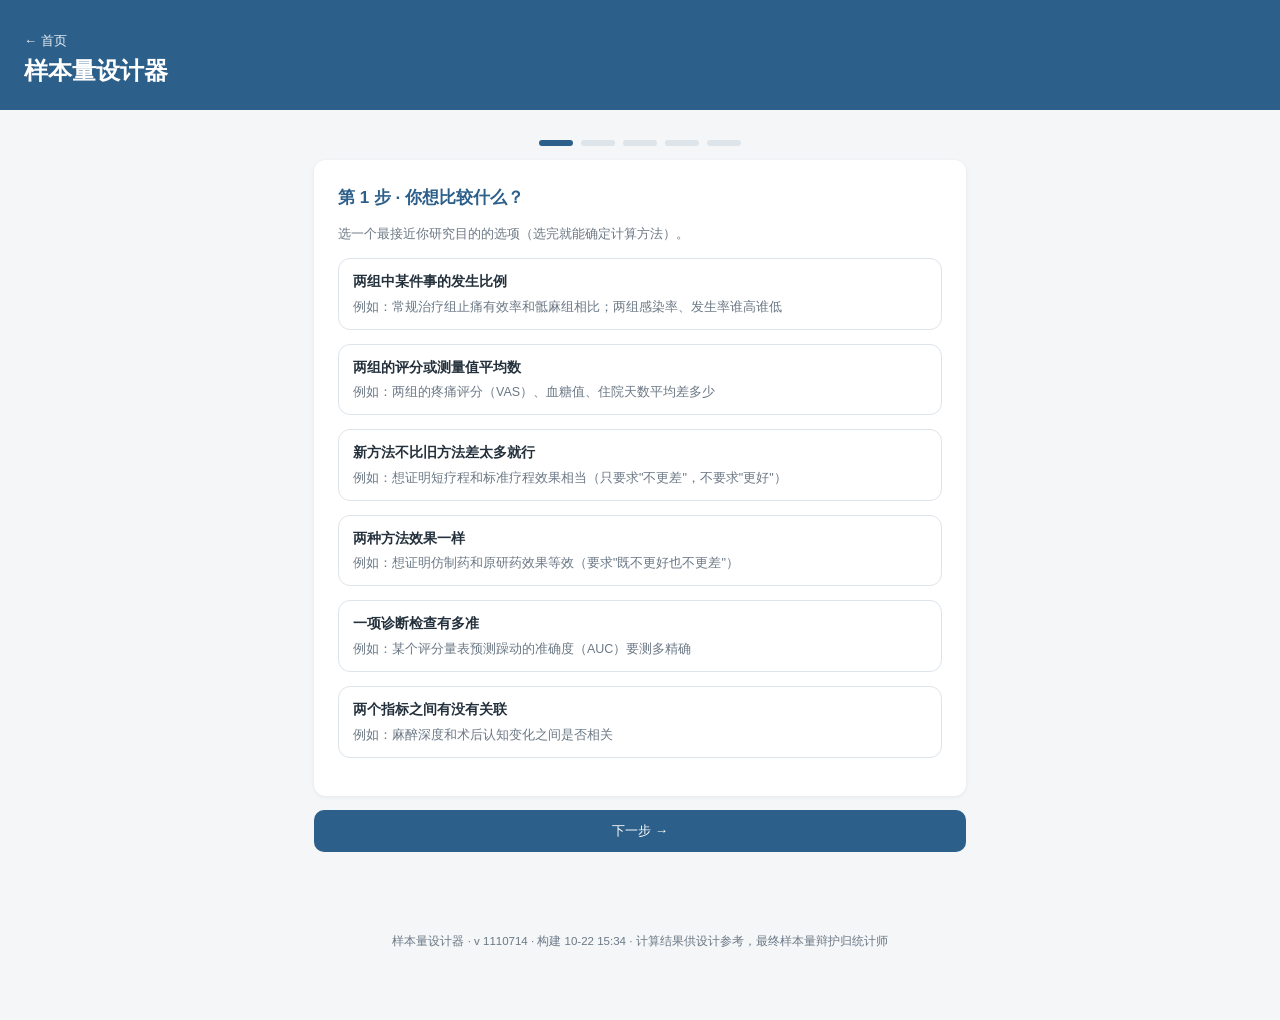
<file: calc.html>
<!DOCTYPE html>
<html lang="zh-CN">
<head>
<meta charset="utf-8">
<meta name="viewport" content="width=device-width, initial-scale=1, viewport-fit=cover">
<meta name="theme-color" content="#2c5f8a">
<title>样本量设计器 · 医学研究伦理申请助手</title>
<link rel="stylesheet" href="assets/style.css?v=5">
</head>
<body>
<header class="topbar">
  <a class="back-home" href="index.html">← 首页</a>
  <h1>样本量设计器</h1>
</header>

<main class="wiz-wrap">
  <div class="wiz-dots">
    <span class="wiz-dot on"></span><span class="wiz-dot"></span><span class="wiz-dot"></span><span class="wiz-dot"></span><span class="wiz-dot"></span>
  </div>

  <!-- 第1步 -->
  <section class="wiz-step card">
    <h2>第 1 步 · 你想比较什么？</h2>
    <p class="wiz-hint">选一个最接近你研究目的的选项（选完就能确定计算方法）。</p>
    <label class="opt"><input type="radio" name="w-type" value="two_proportions" onchange="P.type=this.value; syncValBlocks(); markSelected(this); setTimeout(next, 180)">
      <b>两组中某件事的发生比例</b>
      <small>例如：常规治疗组止痛有效率和骶麻组相比；两组感染率、发生率谁高谁低</small></label>
    <label class="opt"><input type="radio" name="w-type" value="two_means" onchange="P.type=this.value; syncValBlocks(); markSelected(this); setTimeout(next, 180)">
      <b>两组的评分或测量值平均数</b>
      <small>例如：两组的疼痛评分（VAS）、血糖值、住院天数平均差多少</small></label>
    <label class="opt"><input type="radio" name="w-type" value="noninferiority" onchange="P.type=this.value; syncValBlocks(); markSelected(this); setTimeout(next, 180)">
      <b>新方法不比旧方法差太多就行</b>
      <small>例如：想证明短疗程和标准疗程效果相当（只要求"不更差"，不要求"更好"）</small></label>
    <label class="opt"><input type="radio" name="w-type" value="tost" onchange="P.type=this.value; syncValBlocks(); markSelected(this); setTimeout(next, 180)">
      <b>两种方法效果一样</b>
      <small>例如：想证明仿制药和原研药效果等效（要求"既不更好也不更差"）</small></label>
    <label class="opt"><input type="radio" name="w-type" value="auc_ci" onchange="P.type=this.value; syncValBlocks(); markSelected(this); setTimeout(next, 180)">
      <b>一项诊断检查有多准</b>
      <small>例如：某个评分量表预测躁动的准确度（AUC）要测多精确</small></label>
    <label class="opt"><input type="radio" name="w-type" value="correlation" onchange="P.type=this.value; syncValBlocks(); markSelected(this); setTimeout(next, 180)">
      <b>两个指标之间有没有关联</b>
      <small>例如：麻醉深度和术后认知变化之间是否相关</small></label>
  </section>

  <!-- 第2步 -->
  <section class="wiz-step card" hidden>
    <h2>第 2 步 · 预期数值是多少？</h2>
    <p class="wiz-hint" id="type-echo" style="color:var(--accent); font-weight:600"></p>
    <div id="vals-two_proportions" class="vals">
      <label>目前常规做法下，这件事的发生率（%）
        <input type="number" id="c-p1" placeholder="如 10" min="0" max="100" step="0.1"></label>
      <label>你希望新方法把它降到（%）
        <input type="number" id="c-p2" placeholder="如 3" min="0" max="100" step="0.1"></label>
    </div>
    <div id="vals-two_means" class="vals" hidden>
      <label>这项研究的主要指标是什么？
        <input type="text" id="m-tm" placeholder="如：收缩压 / 心率 / VAS疼痛评分" list="metric-list-m-tm" oninput="onMetricInput('m-tm','c-delta-u','c-sd-u')">
        <datalist id="metric-list-m-tm">
          <option value="收缩压（mmHg）"><option value="舒张压（mmHg）"><option value="心率（次/分）">
          <option value="VAS疼痛评分（分）"><option value="白细胞计数（×10⁹/L）"><option value="血糖（mmol/L）">
          <option value="住院天数（天）"><option value="体重（kg）">
        </datalist></label>
      <label>两组预期相差多少（差值）
        <span class="inp-unit"><input type="number" id="c-delta" placeholder="如 2.5" min="0" step="0.1"><input type="text" class="unit-in" id="c-delta-u" placeholder="分/mmHg/%" title="填写单位"></span></label>
      <label>个体之间测量值的波动大小（标准差）
        <span class="inp-unit"><input type="number" id="c-sd" placeholder="如 2" min="0" step="0.1"><input type="text" class="unit-in" id="c-sd-u" placeholder="分/mmHg/%" title="填写单位"></span></label>
      <p class="wiz-hint">不知道波动大小？同类研究常取 1～3，也可以先填一个试试。</p>
    </div>
    <div id="vals-noninferiority" class="vals" hidden>
      <label>这项研究的主要指标是什么？
        <input type="text" id="m-ni" placeholder="如：收缩压 / 心率 / VAS疼痛评分" list="metric-list-m-ni" oninput="onMetricInput('m-ni','c-delta2-u','c-sd2-u')">
        <datalist id="metric-list-m-ni">
          <option value="收缩压（mmHg）"><option value="舒张压（mmHg）"><option value="心率（次/分）">
          <option value="VAS疼痛评分（分）"><option value="白细胞计数（×10⁹/L）"><option value="血糖（mmol/L）">
          <option value="住院天数（天）"><option value="体重（kg）">
        </datalist></label>
      <label>能接受的最大差距（比旧方法差多少仍算合格）
        <span class="inp-unit"><input type="number" id="c-delta2" placeholder="如 0.5" min="0" step="0.1"><input type="text" class="unit-in" id="c-delta2-u" placeholder="分/mmHg/%" title="填写单位"></span></label>
      <label>测量值的波动大小（标准差）
        <span class="inp-unit"><input type="number" id="c-sd2" placeholder="如 2" min="0" step="0.1"><input type="text" class="unit-in" id="c-sd2-u" placeholder="分/mmHg/%" title="填写单位"></span></label>
    </div>
    <div id="vals-tost" class="vals" hidden>
      <label>这项研究的主要指标是什么？
        <input type="text" id="m-tost" placeholder="如：收缩压 / 心率 / VAS疼痛评分" list="metric-list-m-tost" oninput="onMetricInput('m-tost','c-delta3-u','c-sd3-u')">
        <datalist id="metric-list-m-tost">
          <option value="收缩压（mmHg）"><option value="舒张压（mmHg）"><option value="心率（次/分）">
          <option value="VAS疼痛评分（分）"><option value="白细胞计数（×10⁹/L）"><option value="血糖（mmol/L）">
          <option value="住院天数（天）"><option value="体重（kg）">
        </datalist></label>
      <label>等效允许的差距范围（±多少以内算一样）
        <span class="inp-unit"><input type="number" id="c-delta3" placeholder="如 0.5" min="0" step="0.1"><input type="text" class="unit-in" id="c-delta3-u" placeholder="分/mmHg/%" title="填写单位"></span></label>
      <label>测量值的波动大小（标准差）
        <span class="inp-unit"><input type="number" id="c-sd3" placeholder="如 2" min="0" step="0.1"><input type="text" class="unit-in" id="c-sd3-u" placeholder="分/mmHg/%" title="填写单位"></span></label>
    </div>
    <div id="vals-auc_ci" class="vals" hidden>
      <label>预期这项检查的准确度（填 0.5～1 之间的小数，如 0.85）
        <input type="number" id="c-auc" placeholder="如 0.85" min="0.5" max="1" step="0.01"></label>
      <label>希望估计的精确范围（0～1 之间的小数，越小越精确，如 0.1）
        <input type="number" id="c-ciw" placeholder="如 0.1" min="0" max="1" step="0.01"></label>
      <p class="wiz-hint">⚠ 这两项填小数，不填百分数。样本量按经典近似式估算（未含病例对照比校正），供设计参考。</p>
    </div>
    <div id="vals-correlation" class="vals" hidden>
      <label>预期的关联程度（填 -1～1 之间的小数，如 0.4 表示中等关联）
        <input type="number" id="c-r" placeholder="如 0.4" min="-1" max="1" step="0.05"></label>
      <p class="wiz-hint">参考：0.2 以下很弱 · 0.4 左右中等 · 0.6 以上较强。⚠ 不是填百分数——若您想比较两组数值的高低，请返回第 1 步选『两组的评分或测量值平均数』。</p>
    </div>
  </section>

  <!-- 第3步 -->
  <section class="wiz-step card" hidden>
    <h2>第 3 步 · 统计严格度</h2>
    <label>出错风险 α（错误宣布"有效"的风险，越小越严格）
      <select id="c-alpha">
        <option value="0.05" selected>0.05 —— 常规标准（推荐）</option>
        <option value="0.01">0.01 —— 更严格</option>
      </select></label>
      <p class="wiz-hint" id="alpha-note" hidden>⚠ 非劣效/等效设计时 α 按单侧口径使用（这是这类设计的统计惯例）。</p>
    <label>把握度（能真正发现差异的概率）
      <select id="c-power">
        <option value="0.80">80% —— 常规标准（推荐）</option>
        <option value="0.90">90% —— 更有把握（例数增加）</option>
      </select></label>
    <label>检验方向
      <select id="c-tails">
        <option value="2" selected>双侧 —— 两组可能谁高谁低（常规）</option>
        <option value="1">单侧 —— 只关心一个方向（需要充分依据）</option>
      </select></label>
  </section>

  <!-- 第4步 -->
  <section class="wiz-step card" hidden>
    <h2>第 4 步 · 现实修正</h2>
    <label>预计有人中途退出（脱落率），例数会自动放大
      <select id="c-dropout">
        <option value="0.10">10%</option>
        <option value="0.20" selected>20% —— 常规推荐</option>
        <option value="0.30">30%</option>
      </select></label>
    <label>两组人数比例
      <select id="c-ratio">
        <option value="1" selected>1 : 1（两组人数相同）</option>
        <option value="2">2 : 1（对照组人数翻倍；总例数按方差效率上浮，偏保守）</option>
      </select></label>
  </section>

  <!-- 第5步 -->
  <section class="wiz-step card" hidden>
    <h2>第 5 步 · 计算结果</h2>
    <div class="result-big" id="result-big">—</div>
    <p id="result-total" class="result-total">—</p>
    <p id="result-formula" class="wiz-hint">—</p>

    <h3>不同严格度下需要多少例</h3>
    <table class="sens" id="sens-table"></table>

    <h3>如果中途退出的人更多</h3>
    <table class="sens" id="dropout-table"></table>

    <h3>参数变化对例数的影响</h3>
    <canvas id="canvas-delta" style="width:100%;height:180px"></canvas>
    <canvas id="canvas-sd" style="width:100%;height:180px"></canvas>

    <button class="btn-primary" style="width:100%;margin-top:10px" onclick="copySummary()">📋 复制参数摘要（论文方法学段可用）</button>
  </section>

  <div class="wiz-nav">
    <button id="btn-prev" class="btn-ghost" hidden onclick="prev()">← 上一步</button>
    <button id="btn-next" class="btn-primary" onclick="next()">下一步 →</button>
  </div>
</main>

<footer>样本量设计器 · <span id="app-version">…</span> · 计算结果供设计参考，最终样本量辩护归统计师</footer>
<script src="assets/calc-engine.js?v=13"></script>
<script src="assets/version.js"></script>
</body>
</html>
</file>
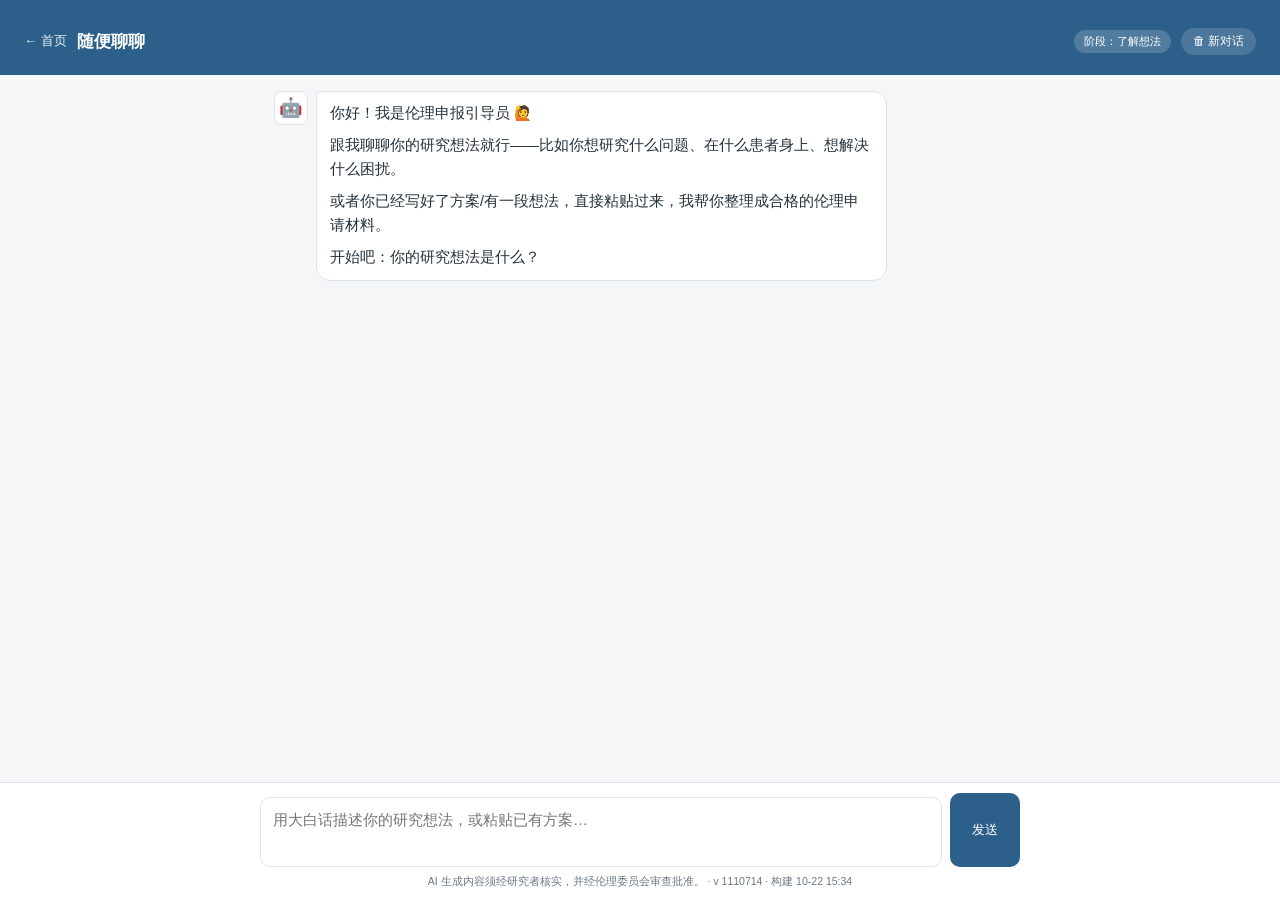
<file: chat.html>
<!DOCTYPE html>
<html lang="zh-CN">
<head>
<meta charset="utf-8">
<meta name="viewport" content="width=device-width, initial-scale=1, viewport-fit=cover">
<meta name="theme-color" content="#2c5f8a">
<title>随便聊聊 · 医学研究伦理申请助手</title>
<link rel="stylesheet" href="assets/style.css?v=5">
</head>
<body class="chat-body">
<header class="topbar chat-topbar">
  <a class="back-home" href="index.html">← 首页</a>
  <h1>随便聊聊</h1>
  <span class="stage-chip" id="stage-chip">阶段：了解想法</span>
  <button id="btn-newchat" class="newchat-btn" title="开启新的对话">🗑 新对话</button>
</header>

<main class="chat-main">
  <div class="chat-history" id="chat-history"></div>
</main>

  <div class="chat-input-wrap">
  <div class="gen-bar" id="gen-bar" hidden>
    <button id="btn-gen" class="btn-primary gen-btn">📄 生成文书（方案+知情同意书）</button>
    <p class="gen-hint">根据以上对话内容生成，下载为 Markdown 文件</p>
  </div>
  <div class="chat-input-row">
    <textarea id="chat-input" rows="2" placeholder="用大白话描述你的研究想法，或粘贴已有方案…"></textarea>
    <button id="btn-chat-send" class="btn-primary">发送</button>
  </div>
  <p class="chat-note">AI 生成内容须经研究者核实，并经伦理委员会审查批准。 · <span id="app-version">…</span></p>
</div>

<script src="assets/mesh_zh2en.js"></script>
<script src="assets/marked.min.js"></script>
<script src="assets/risk_kb.js"></script>
<script src="assets/chat.js?v=41"></script>
<script src="assets/version.js"></script></body>
</html>
</file>
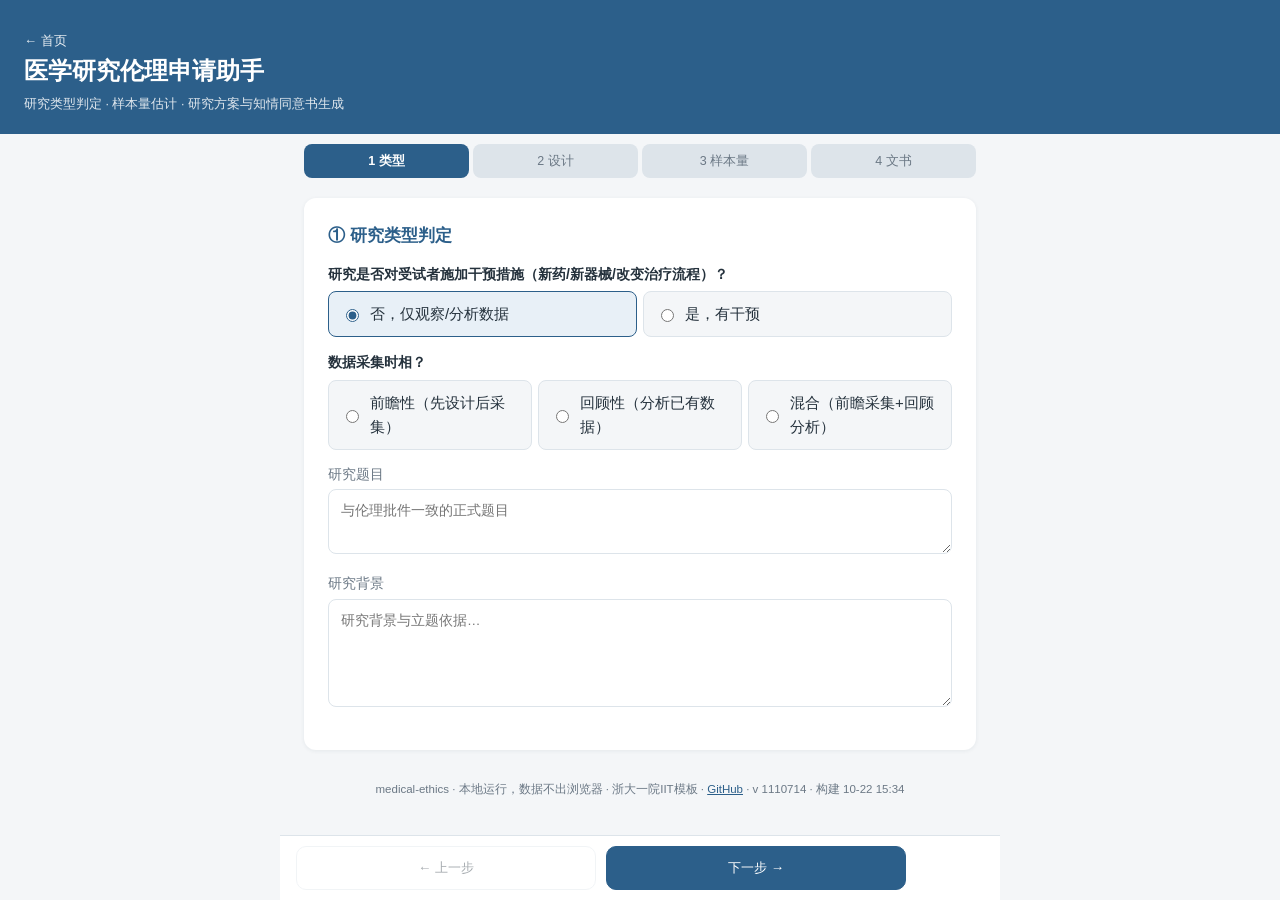
<file: expert.html>
<!DOCTYPE html>
<html lang="zh-CN">
<head>
<meta charset="utf-8">
<meta name="viewport" content="width=device-width, initial-scale=1, viewport-fit=cover">
<meta name="theme-color" content="#2c5f8a">
<title>专家模式 · 医学研究伦理申请助手</title>
<link rel="stylesheet" href="assets/style.css?v=5">
</head>
<body>
<header class="topbar"><a class="back-home" href="index.html">← 首页</a>
  <h1>医学研究伦理申请助手</h1>
  <p class="tagline">研究类型判定 · 样本量估计 · 研究方案与知情同意书生成</p>
</header>

<nav class="steps" aria-label="进度">
  <span class="step on" data-s="1">1 类型</span>
  <span class="step" data-s="2">2 设计</span>
  <span class="step" data-s="3">3 样本量</span>
  <span class="step" data-s="4">4 文书</span>
</nav>

<main>

<!-- ===== Step 1: 研究类型 ===== -->
<section id="s1" class="card on">
  <h2>① 研究类型判定</h2>

  <div class="q">
    <label>研究是否对受试者施加干预措施（新药/新器械/改变治疗流程）？</label>
    <div class="opts" role="radiogroup">
      <label><input type="radio" name="interventional" value="no" checked> 否，仅观察/分析数据</label>
      <label><input type="radio" name="interventional" value="yes"> 是，有干预</label>
    </div>
  </div>

  <div class="q" id="q-int-detail" style="display:none">
    <label>干预性研究的注册义务（ICMJE）：干预性临床试验<b>必须在公共注册库注册</b>后才能发表。
    中国境内 → 中国临床试验注册中心（ChiCTR）；国际多中心/投国际刊 → ClinicalTrials.gov（NCT）。</label>
    <label>研究分期（如适用）：
      <select id="phase">
        <option value="">不适用（IV期后/器械/观察）</option>
        <option>I期</option><option>II期</option><option>III期</option><option>IV期</option>
      </select>
    </label>
    <label>随机方法：
      <select id="randomization">
        <option value="">未定</option>
        <option>简单随机</option><option>区组随机</option>
        <option>分层随机</option><option>中央随机</option>
      </select>
    </label>
    <label>盲法：
      <select id="blinding">
        <option>开放标签</option><option>单盲</option><option>双盲</option>
      </select>
    </label>
  </div>

  <div class="q">
    <label>数据采集时相？</label>
    <div class="opts">
      <label><input type="radio" name="timing" value="prospective"> 前瞻性（先设计后采集）</label>
      <label><input type="radio" name="timing" value="retrospective"> 回顾性（分析已有数据）</label>
      <label><input type="radio" name="timing" value="hybrid"> 混合（前瞻采集+回顾分析）</label>
    </div>
  </div>

  <div class="verdict" id="type-verdict"></div>

  <label class="full">研究题目<textarea id="title" rows="2" placeholder="与伦理批件一致的正式题目"></textarea></label>
  <label class="full">研究背景<textarea id="background" rows="4" placeholder="研究背景与立题依据…"></textarea></label>
</section>

<!-- ===== Step 2: 研究对象 ===== -->
<section id="s2" class="card">
  <h2>② 研究对象（纳排标准）</h2>
  <label class="full">纳入标准（每行一条）<textarea id="inclusion" rows="5" placeholder="18-69岁成年患者&#10;气管插管全身麻醉下行外科手术&#10;…"></textarea></label>
  <label class="full">排除标准（每行一条）<textarea id="exclusion" rows="5" placeholder="中枢神经系统病史&#10;困难气道&#10;…"></textarea></label>
  <div class="grid2">
    <label>年龄下限<input type="number" id="age-min" placeholder="18"></label>
    <label>年龄上限<input type="number" id="age-max" placeholder="69"></label>
  </div>
</section>

<!-- ===== Step 3: 样本量 ===== -->
<section id="s3" class="card">
  <h2>③ 样本量估计</h2>
  <label>设计类型
    <select id="calc-type">
      <option value="two_proportions">两样本率比较</option>
      <option value="two_means">两样本均值比较</option>
      <option value="noninferiority">非劣效试验</option>
      <option value="tost">TOST等价检验</option>
      <option value="auc_ci">AUC诊断研究（CI宽度法）</option>
      <option value="correlation">相关性分析</option>
    </select>
  </label>

  <div class="grid2">
    <label class="f-p1">p₁（组1率）<input type="number" step="0.01" id="p1" placeholder="0.10"></label>
    <label class="f-p2">p₂（组2率）<input type="number" step="0.01" id="p2" placeholder="0.03"></label>
    <label class="f-delta">δ（差值/界值）<input type="number" step="0.01" id="delta"></label>
    <label class="f-sd">标准差 SD<input type="number" step="0.01" id="sd"></label>
    <label class="f-auc">预期AUC<input type="number" step="0.01" id="auc"></label>
    <label class="f-ciw">目标CI宽度<input type="number" step="0.01" id="ci-width"></label>
    <label class="f-r">预期相关系数 r<input type="number" step="0.01" id="r"></label>
  </div>

  <div class="grid3">
    <label>α<input type="number" step="0.005" id="alpha" value="0.05"></label>
    <label>把握度 1-β<input type="number" step="0.05" id="power" value="0.80"></label>
    <label>单/双侧
      <select id="tails"><option value="2">双侧</option><option value="1">单侧</option></select>
    </label>
  </div>
  <div class="grid2">
    <label>脱落率<input type="number" step="0.05" id="dropout" value="0.20"></label>
    <div class="calc-btn-wrap"><button id="btn-calc" class="btn-primary">计 算</button></div>
  </div>

  <div class="result" id="calc-result" hidden></div>
</section>

<!-- ===== Step 4: 文书生成 ===== -->
<section id="s4" class="card">
  <h2>④ 研究方案与知情同意书</h2>

  <div class="q">
    <label>知情同意方式？</label>
    <div class="opts">
      <label><input type="radio" name="consent" value="consent" checked> 签署知情同意书</label>
      <label><input type="radio" name="consent" value="waiver"> 申请豁免知情同意</label>
    </div>
  </div>
  <label class="full" id="q-waiver-just" style="display:none">豁免论证（逐条说明，建议≥3条）<textarea id="waiver" rows="5" placeholder="①利用临床常规监测已采集的数据，无额外费用与操作&#10;②回顾病历记录的结局标签&#10;③所有数据去标识化…"></textarea></label>

  <label class="full">研究目的（每行一条）<textarea id="purposes" rows="3" placeholder="分析苏醒期脑电特征…"></textarea></label>

  <div class="gen-wrap">
    <button id="btn-gen" class="btn-primary btn-large">生 成 文 书</button>
  </div>
  <div id="gen-result" hidden>
    <a id="dl-protocol" class="btn-primary dl" download="研究方案.md">⬇ 下载研究方案.md</a>
    <a id="dl-consent" class="btn-primary dl" download="知情同意书.md">⬇ 下载知情同意书.md</a>
    <a id="dl-answers" class="btn-dl" download="answers.json">⬇ 下载answers.json（留档/复算）</a>
  </div>

  <p class="disclaimer">⚠ 本工具生成的内容为研究设计辅助稿，须由研究者和统计师审核，
  并经所在机构伦理委员会审查批准后方可实施。样本量计算书供参考，最终辩护归统计师。</p>
</section>

</main>

<div class="nav-btns">
  <button id="btn-prev" class="btn-nav" disabled>← 上一步</button>
  <button id="btn-next" class="btn-nav">下一步 →</button>
</div>

<footer>medical-ethics · 本地运行，数据不出浏览器 · 浙大一院IIT模板 ·
  <a href="https://github.com/dalianblue/medical-ethics" target="_blank" rel="noopener">GitHub</a> · <span id="app-version">加载版本…</span></footer>

<script src="assets/app.js?v=2"></script>
<script src="assets/version.js"></script></body>
</html>
</file>
<file: assets/style.css>
/* medical-ethics · 移动优先样式 (1019) */
:root {
  --bg: #f4f6f8; --panel: #fff; --ink: #24313c; --muted: #6b7885;
  --line: #dde4ea; --accent: #2c5f8a; --accent-weak: #e8f0f7;
  --danger: #b04a3a; --ok: #3a7a4e; --radius: 12px;
}
* { box-sizing: border-box; }
body {
  margin: 0; background: var(--bg); color: var(--ink);
  font: 15px/1.6 -apple-system, "PingFang SC", "Noto Sans CJK SC", sans-serif;
  padding-bottom: 72px;
}
.topbar { background: var(--accent); color: #fff; padding: 20px 16px 16px; }
.topbar h1 { margin: 0; font-size: 20px; }
.tagline { margin: 4px 0 0; font-size: 12.5px; opacity: .85; }

.steps {
  display: flex; gap: 4px; padding: 10px 8px 0; max-width: 720px; margin: 0 auto;
}
.step {
  flex: 1; text-align: center; font-size: 12.5px; padding: 7px 0;
  background: var(--line); border-radius: 8px; color: var(--muted);
}
.step.on { background: var(--accent); color: #fff; font-weight: 600; }
.step.done { background: var(--accent-weak); color: var(--accent); }

main { max-width: 720px; margin: 0 auto; padding: 10px 12px; }
.card {
  display: none; background: var(--panel); border-radius: var(--radius);
  padding: 16px; box-shadow: 0 1px 4px rgba(30,50,70,.07); margin-top: 10px;
}
.card.on { display: block; }
h2 { font-size: 16.5px; margin: 0 0 14px; color: var(--accent); }

.q { margin: 0 0 14px; }
.q > label:first-child { display: block; font-weight: 600; margin-bottom: 6px; font-size: 14px; }
.opts { display: flex; flex-direction: column; gap: 6px; }
.opts label {
  display: flex; align-items: center; gap: 8px; padding: 10px 12px;
  background: var(--bg); border: 1px solid var(--line); border-radius: 8px; cursor: pointer;
}
.opts input { accent-color: var(--accent); }
.opts label:has(input:checked) { border-color: var(--accent); background: var(--accent-weak); }

label.full, .grid2 label, .grid3 label {
  display: block; margin: 0 0 12px; font-size: 13.5px; color: var(--muted);
}
textarea, input[type=number], input[type=text], select {
  width: 100%; margin-top: 4px; padding: 10px 12px;
  border: 1px solid var(--line); border-radius: 8px;
  font: inherit; color: var(--ink); background: var(--panel);
}
textarea { resize: vertical; }
textarea:focus, input:focus, select:focus { outline: none; border-color: var(--accent); }
.grid2 { display: grid; grid-template-columns: 1fr 1fr; gap: 10px; }
.grid3 { display: grid; grid-template-columns: 1fr 1fr 1fr; gap: 10px; }

.verdict {
  display: none; margin: 0 0 14px; padding: 12px 14px;
  background: var(--accent-weak); border-left: 3px solid var(--accent);
  border-radius: 8px; font-size: 13.5px; line-height: 1.7;
}
.verdict.show { display: block; }
.verdict b { color: var(--accent); }

.btn-primary {
  background: var(--accent); color: #fff; border: none; border-radius: 10px;
  padding: 12px 22px; font: 600 15px inherit; cursor: pointer;
}
.btn-primary:active { transform: scale(.98); }
.btn-large { width: 100%; padding: 14px; font-size: 16px; }
.calc-btn-wrap { display: flex; align-items: flex-end; padding-bottom: 2px; }

.result {
  margin-top: 14px; padding: 14px; background: var(--accent-weak);
  border-radius: 10px; font-size: 14.5px; line-height: 1.8;
}
.result b { font-size: 20px; color: var(--accent); }
.result .formula { font-size: 12px; color: var(--muted); margin-top: 8px; }

.gen-wrap { margin: 14px 0; }
.gen-wrap + #gen-result { margin-top: 4px; }
#gen-result { display: flex; flex-direction: column; gap: 8px; }
#gen-result[hidden] { display: none; }
.dl { text-align: center; text-decoration: none; }
.btn-dl {
  text-align: center; display: block; padding: 10px; color: var(--muted);
  font-size: 12.5px;
}

.disclaimer {
  margin-top: 14px; font-size: 11.5px; color: var(--danger);
  background: #fdf3f0; padding: 10px 12px; border-radius: 8px; line-height: 1.6;
}

.nav-btns {
  position: fixed; bottom: 0; left: 0; right: 0; z-index: 50;
  display: flex; gap: 10px; padding: 10px 16px calc(10px + env(safe-area-inset-bottom));
  background: color-mix(in srgb, var(--panel) 92%, transparent);
  backdrop-filter: blur(6px); border-top: 1px solid var(--line);
  max-width: 720px; margin: 0 auto;
}
.btn-nav {
  flex: 1; padding: 12px; border-radius: 10px; border: 1px solid var(--line);
  background: var(--panel); color: var(--ink); font: 600 15px inherit; cursor: pointer;
}
.btn-nav:disabled { opacity: .4; }
.btn-nav:not(:disabled):last-child { background: var(--accent); color: #fff; border-color: var(--accent); }

footer {
  max-width: 720px; margin: 20px auto 10px; padding: 0 16px;
  font-size: 11.5px; color: var(--muted); text-align: center;
}
footer a { color: var(--accent); }

/* ≥768px: 平板/桌面 */
@media (min-width: 768px) {
  body { padding-bottom: 60px; }
  .topbar { padding: 28px 24px 20px; }
  .topbar h1 { font-size: 24px; }
  main, .steps { padding-left: 24px; padding-right: 24px; }
  .card { padding: 24px; }
  .opts { flex-direction: row; flex-wrap: wrap; }
  .opts label { flex: 1 1 30%; }
  .btn-nav { max-width: 300px; }
}

/* ===== 双入口首页+聊天页(1019晚) ===== */
.landing { max-width: 720px; margin: 0 auto; padding: 10px 16px 40px; }
.hello { text-align: center; color: var(--muted); font-size: 14px; margin: 14px 0 18px; }
.mode-card {
  display: block; position: relative; background: var(--panel);
  border: 1px solid var(--line); border-radius: 16px;
  padding: 20px 18px; margin-bottom: 14px; text-decoration: none; color: var(--ink);
  transition: transform .12s, box-shadow .12s;
}
.mode-card:active { transform: scale(.985); }
.mode-card:hover { box-shadow: 0 4px 18px rgba(44,95,138,.14); }
.mode-icon { font-size: 30px; margin-bottom: 6px; }
.mode-card h2 { color: var(--accent); margin: 0 0 8px; font-size: 18px; }
.mode-card p { margin: 0; font-size: 13.5px; color: var(--muted); line-height: 1.7; }
.mode-tag {
  position: absolute; top: 16px; right: 16px;
  font-size: 11px; font-weight: 700; color: var(--ok);
  border: 1px solid color-mix(in srgb, var(--ok) 40%, transparent);
  padding: 2px 9px; border-radius: 99px;
}
.mode-tag2 { color: var(--accent); border-color: color-mix(in srgb, var(--accent) 40%, transparent); }
.privacy { text-align: center; font-size: 11.5px; color: var(--muted); margin-top: 18px; }

.gear {
  position: absolute; top: 18px; right: 16px;
  background: rgba(255,255,255,.15); border: none; color: #fff;
  width: 36px; height: 36px; border-radius: 50%; font-size: 18px; cursor: pointer;
}
.gear:hover { background: rgba(255,255,255,.3); }

.modal { position: fixed; inset: 0; z-index: 100; background: rgba(20,30,40,.5);
  display: flex; align-items: center; justify-content: center; padding: 20px; }
.modal[hidden] { display: none; }
.modal-box { background: var(--panel); border-radius: 14px; padding: 22px; max-width: 420px; width: 100%; }
.modal-box h2 { color: var(--accent); font-size: 17px; margin: 0 0 14px; }
.modal-box label { display: block; font-size: 13.5px; color: var(--muted); }
.modal-btns { display: flex; gap: 10px; justify-content: flex-end; margin-top: 16px; }
.btn-ghost { background: none; border: 1px solid var(--line); border-radius: 8px; padding: 8px 18px; cursor: pointer; color: var(--muted); }
.hint { font-size: 11.5px; color: var(--muted); line-height: 1.6; }
.hint a { color: var(--accent); }

/* 聊天页 */
.chat-topbar { display: flex; align-items: center; gap: 10px; }
.back-home { color: rgba(255,255,255,.9); text-decoration: none; font-size: 13px; }
.chat-topbar h1 { font-size: 17px; margin: 0; flex: 1; }
.stage-chip { font-size: 11px; background: rgba(255,255,255,.18); padding: 3px 10px; border-radius: 99px; }
.chat-body { display: flex; flex-direction: column; height: 100vh; height: 100dvh; }
.chat-main { flex: 1; overflow-y: auto; max-width: 760px; width: 100%; margin: 0 auto; padding: 14px 14px 130px; display: flex; flex-direction: column; gap: 10px; }
.chat-history { display: contents; }
.chat-input-wrap { position: fixed; left: 0; right: 0; bottom: 0; z-index: 20;
  background: var(--panel); border-top: 1px solid var(--line);
  padding: 10px 12px calc(10px + env(safe-area-inset-bottom)); }
.chat-main { padding-bottom: 120px; } /* 给fixed输入框留空间 */
.chat-input-row { display: flex; gap: 8px; max-width: 760px; margin: 0 auto; }
.chat-input-row textarea { flex: 1; resize: none; border: 1px solid var(--line); border-radius: 10px; padding: 10px 12px; font: inherit; }
.chat-input-row .btn { align-self: flex-end; }
.chat-note { max-width: 760px; margin: 6px auto 0; font-size: 10.5px; color: var(--muted); text-align: center; }

/* ===== 微信式气泡重构(1019晚施主反馈) ===== */
.bubble-row { display: flex; gap: 8px; margin: 2px 0; align-items: flex-start; }
.row-user { flex-direction: row-reverse; }
.avatar { width: 34px; height: 34px; border-radius: 8px; flex-shrink: 0;
  display: flex; align-items: center; justify-content: center; font-size: 19px;
  background: var(--panel); border: 1px solid var(--line); }
.ai-msg { max-width: 78%; padding: 10px 13px; border-radius: 14px;
  font-size: 14.5px; line-height: 1.65; word-break: break-word; }
.ai-ai { background: var(--panel); border: 1px solid var(--line);
  border-top-left-radius: 4px; color: var(--ink); }
.ai-user { background: linear-gradient(135deg, #2c7fd4, #2c5f8a); color: #fff;
  border-top-right-radius: 4px; }
/* MD渲染样式 */
.ai-msg p { margin: 0 0 8px; } .ai-msg p:last-child { margin-bottom: 0; }
.ai-msg ul, .ai-msg ol { margin: 6px 0; padding-left: 20px; }
.ai-msg li { margin: 3px 0; }
.ai-msg strong { font-weight: 700; }
.ai-msg h1, .ai-msg h2, .ai-msg h3, .ai-msg h4 { font-size: 15px; margin: 10px 0 6px; color: inherit; }
.ai-msg code { background: rgba(0,0,0,.07); padding: 1px 5px; border-radius: 4px;
  font-size: 13px; font-family: ui-monospace, Menlo, monospace; }
.ai-user code { background: rgba(255,255,255,.2); }
.ai-msg pre { background: rgba(0,0,0,.06); padding: 10px; border-radius: 8px;
  overflow-x: auto; margin: 8px 0; }
.ai-msg blockquote { border-left: 3px solid var(--accent); margin: 8px 0;
  padding: 2px 10px; color: var(--muted); }
.ai-msg table { border-collapse: collapse; margin: 8px 0; font-size: 13px; }
.ai-msg th, .ai-msg td { border: 1px solid var(--line); padding: 5px 8px; }
.ai-msg a { color: inherit; }

/* 生成文书按钮条(1019晚修: 移入chat-input-wrap fixed容器内部顶部, 与输入框同容器永不互遮) */
.gen-bar { padding: 2px 0 10px; text-align: center; }
.gen-btn { width: 100%; padding: 12px; font-size: 15px; border-radius: 12px; }
.gen-hint { font-size: 11px; color: var(--muted); margin-top: 5px; }

.newchat-btn { background: rgba(255,255,255,.15); border: none; color: #fff;
  font-size: 12px; padding: 5px 12px; border-radius: 99px; cursor: pointer; flex-shrink: 0; }
.newchat-btn:active { background: rgba(255,255,255,.35); }

/* ===== 样本量设计器(向导) ===== */
.wiz-wrap { max-width: 680px; margin: 0 auto; padding: 16px 14px 60px; }
.wiz-dots { display: flex; gap: 8px; justify-content: center; margin: 14px 0; }
.wiz-dot { width: 34px; height: 6px; border-radius: 3px; background: var(--line); }
.wiz-dot.on { background: var(--accent); }
.wiz-step.card { display: block; }          /* 覆盖聊天页.card的display:none(1020施主截图发现首步空白) */
.wiz-step.card[hidden] { display: none; }   /* hidden属性仍生效 */
.wiz-step h2 { color: var(--accent); font-size: 17px; margin: 0 0 6px; }
.wiz-hint { font-size: 12.5px; color: var(--muted); line-height: 1.6; }
.opt { display: block; border: 1px solid var(--line); border-radius: 12px;
  padding: 12px 14px; margin: 10px 0; cursor: pointer; }
.opt:has(input:checked) { border-color: var(--accent); background: var(--accent-weak); box-shadow: 0 0 0 1px var(--accent); }
.opt.selected { border-color: var(--accent); background: var(--accent-weak); box-shadow: 0 0 0 1px var(--accent); }
.opt input { position: absolute; opacity: 0; pointer-events: none; }  /* radio视觉隐藏(1020施主: 选中卡高亮已足够, 圆圈冗余) */
.opt small { display: block; margin-top: 4px; color: var(--muted); font-size: 12.5px; }
.vals label { display: block; margin: 12px 0; font-size: 13.5px; color: var(--ink); }
.vals input, .vals select { display: block; width: 100%; margin-top: 5px;
  padding: 10px 12px; border: 1px solid var(--line); border-radius: 8px; font: inherit; }
.wiz-step > label { display: block; margin: 14px 0; font-size: 13.5px; }
.wiz-step > label select, .wiz-step > label input { display: block; width: 100%;
  margin-top: 5px; padding: 10px 12px; border: 1px solid var(--line); border-radius: 8px; font: inherit; }
.wiz-nav { display: flex; gap: 10px; justify-content: space-between; margin-top: 14px; }
.wiz-nav .btn-primary { flex: 1; }
.result-big { font-size: 34px; font-weight: 800; color: var(--accent); text-align: center; margin: 8px 0; }
.result-total { text-align: center; color: var(--muted); font-size: 14px; }
.sens { width: 100%; border-collapse: collapse; margin: 8px 0 16px; font-size: 13.5px; }
.sens th, .sens td { border: 1px solid var(--line); padding: 7px 10px; text-align: left; }
.sens th { background: var(--accent-weak); }

/* 数值+单位组合输入 */
.inp-unit { display: flex; gap: 6px; margin-top: 5px; }
.inp-unit input[type=number] { flex: 1; }
.inp-unit input[type=text] { width: 96px; flex-shrink: 0;
  border: 1px dashed var(--line); border-radius: 8px; padding: 10px 8px; font: inherit;
  color: var(--muted); }
.inp-unit input[type=text]:focus { color: var(--ink); border-style: solid; }
</file>
